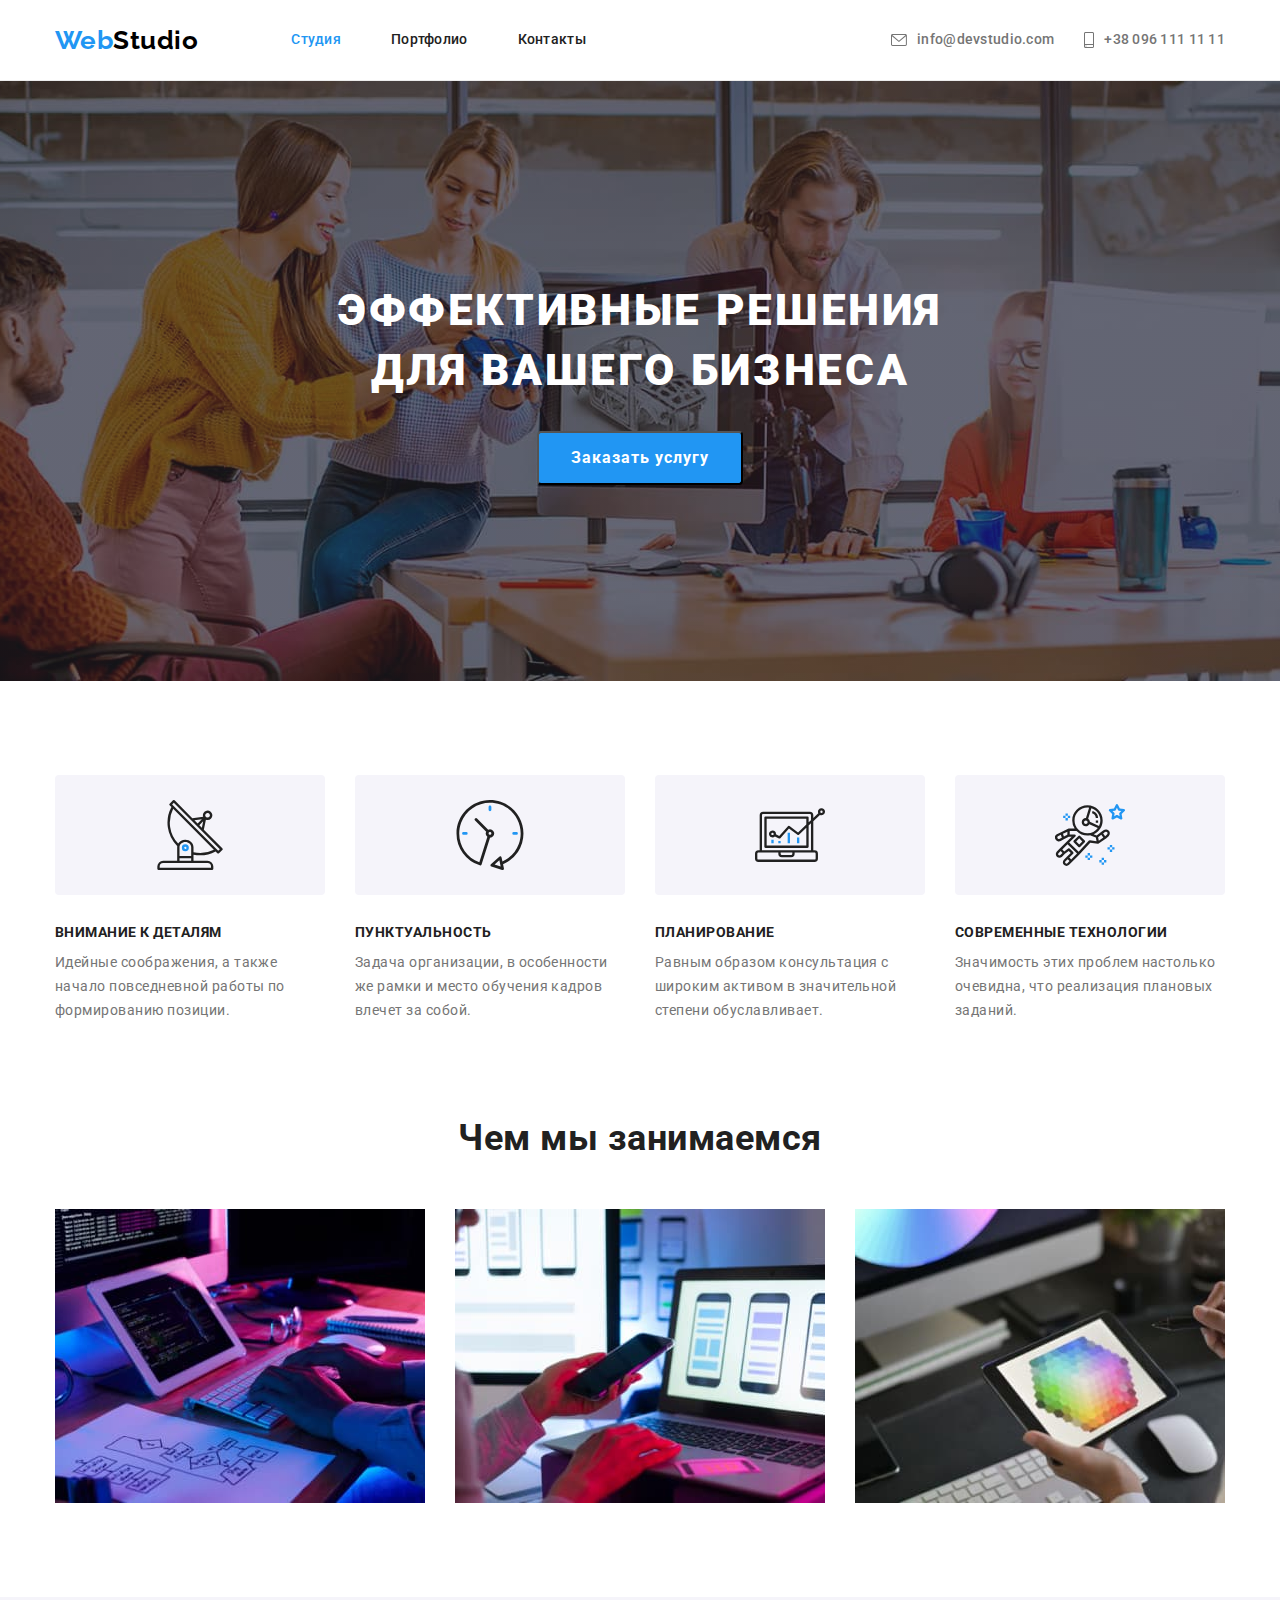
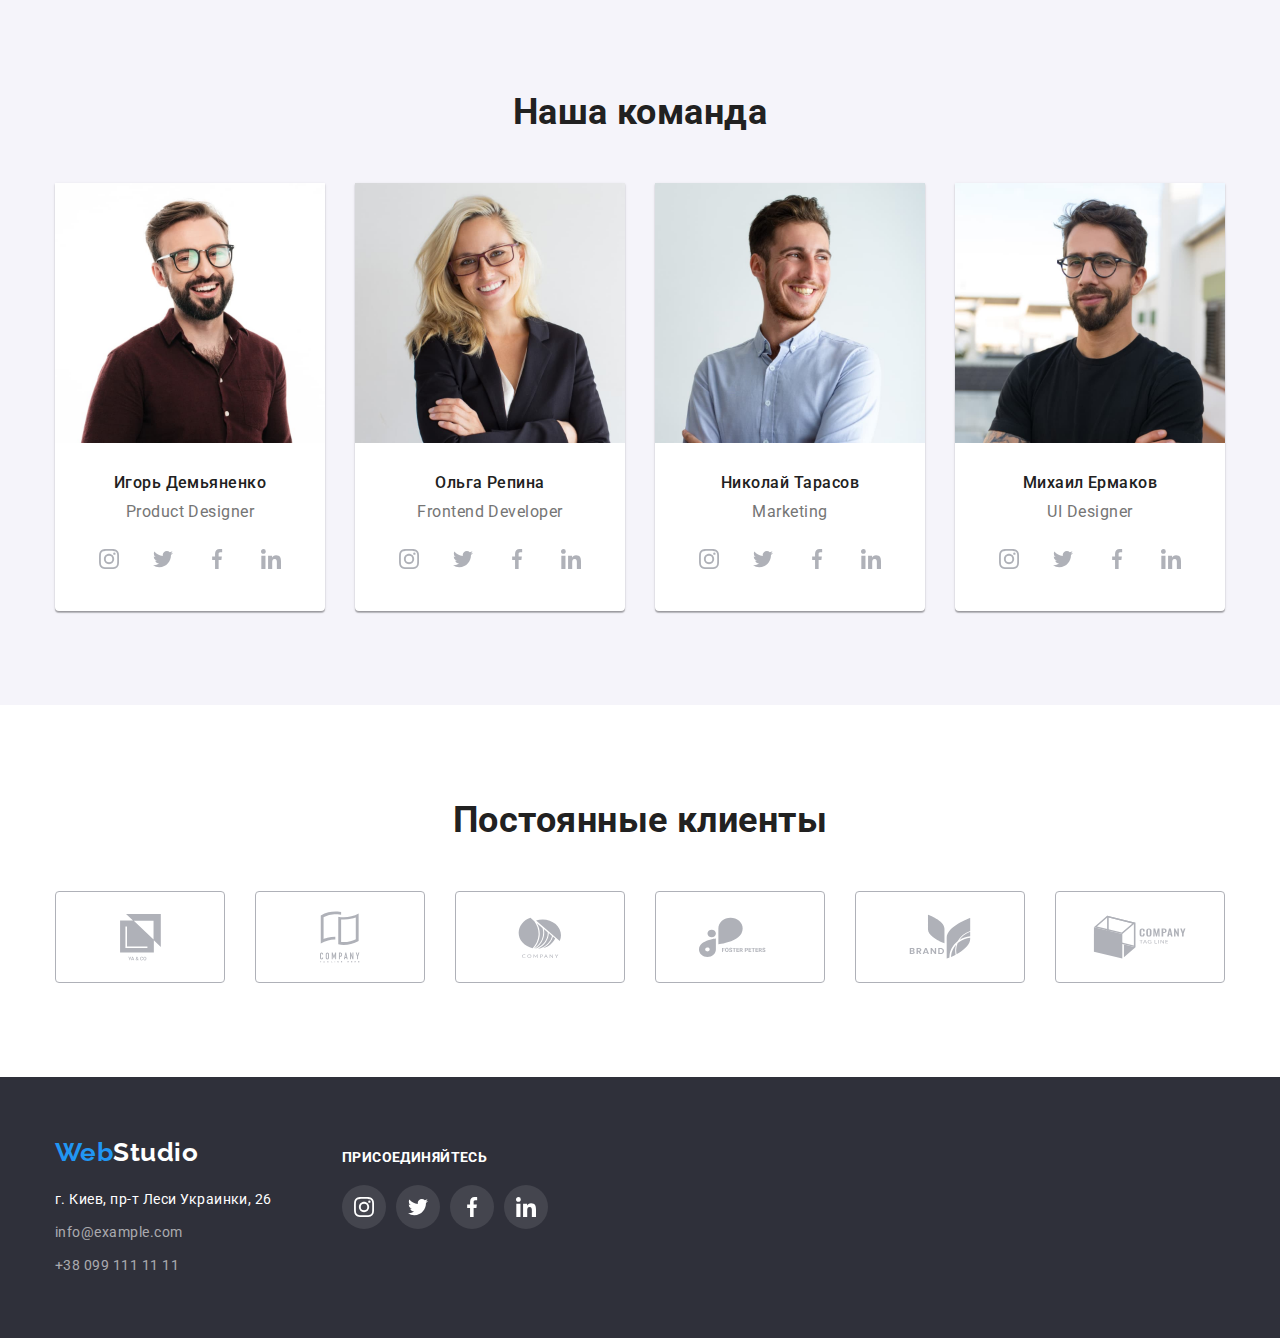
<file: index.html>
<!DOCTYPE html>
<html lang="ru">
<head>
    <meta charset="UTF-8">
    <meta http-equiv="X-UA-Compatible" content="IE=edge">
    <meta name="viewport" content="width=device-width, initial-scale=1.0">
    <title>Document</title>
    <link 
        href="https://fonts.googleapis.com/css2?family=Raleway:wght@700&family=Roboto:wght@400;500;700;900&display=swap"
        rel="stylesheet"
    >
    <link rel="stylesheet" href="https://cdnjs.cloudflare.com/ajax/libs/modern-normalize/1.1.0/modern-normalize.min.css">
    <link rel="stylesheet" href="./CSS/style.css">
</head>
<body>
    <!-- Шапка сайта -->
    <header class="header-information">
        <div class="container nav-contacts"> 
            <nav class="main-nav">
                <a href="" class="logo"> <span class="logo-accent">Web</span>Studio</a>
                <ul class="site-nav list">
                    <li class="item"><a href="./index.html" class="link current">Студия</a></li>
                    <li class="item"><a href="./portfolio.html" class="link">Портфолио</a></li>
                    <li class="item"><a href="" class="link">Контакты</a></li>
                </ul>
            </nav>
            <ul class="site-contacts list">
                <li class="item">
                    <div class="contact-box">
                        <a href="mailto:info@devstudio.com" class="link">
                            <svg class="icon-envelope">
                                <use href="./images/icons.svg#envelope"></use>
                            </svg>
                            <span>info@devstudio.com</span>
                            
                        </a>
                    </div>
                </li>
                
                <li class="item">
                    <div class="contact-box">
                        <a href="tel:+380961111111" class="link">
                            <svg class="icon-smartphone">
                                <use href="./images/icons.svg#smartphone"></use>
                            </svg>
                            +38 096 111 11 11
                        </a>
                    </div>
                </li>  
                
            </ul>
        </div>
    </header>
    <!-- Основной контент -->
    <main>
        <!-- Секция "Hero" -->
        <section class="hero">
            <div class="hero-box">
                <h1 class="hero-title">Эффективные решения для вашего бизнеса</h1>
            </div>
            <button class="button-primary">Заказать услугу</button>
        </section>
        <!-- Секция "Особенности" -->
        <section class="section">
            <div class="container">
                <h2 class="section-title visually-hiden">Особенности</h2>
                <ul class="features list">
                    <li class="item">
                        <div class="icon">
                            <svg class="item-icon">
                                <use href="./images/icons.svg#antenna"></use>
                            </svg>
                        </div>
                        <h3 class="title">Внимание к деталям</h3>
                        <p class="text">Идейные соображения, а также начало повседневной работы по формированию позиции.</p>
                    </li>
                    <li class="item">
                       <div class="icon">
                            <svg class="item-icon">
                                <use href="./images/icons.svg#clock"></use>
                            </svg>
                        </div>
                        <h3 class="title">Пунктуальность</h3>
                        <p class="text">Задача организации, в особенности же рамки и место обучения кадров влечет за собой.</p>
                    </li>
                    <li class="item">
                        <div class="icon">
                            <svg class="item-icon">
                                <use href="./images/icons.svg#diagram"></use>
                            </svg>
                        </div>
                        <h3 class="title">Планирование</h3>
                        <p class="text">Равным образом консультация с широким активом в значительной степени обуславливает.</p>
                    </li>
                    <li class="item">
                        <div class="icon">
                            <svg class="item-icon">
                                <use href="./images/icons.svg#astronaut"></use>
                            </svg>
                        </div>
                        <h3 class="title">Современные технологии</h3>
                        <p class="text">Значимость этих проблем настолько очевидна, что реализация плановых заданий.</p>
                    </li>
                </ul>
            </div>
        </section>
        <!-- Секция "Чем мы занимаемся" -->
        <section class="section work-section">
            <div class="container">
                <h2 class="section-title">Чем мы занимаемся</h2>
                <ul class="work list">
                    <li class="item"><img src="./images/features/image-1-s3.jpg" alt="Рабочий стол с компютером" width="370" class="image-block"> </li>
                    <li class="item"><img src="./images/features/image-2-s3.jpg" alt="Смартфон и ноутбук" width="370" class="image-block"> </li>
                    <li class="item"><img src="./images/features/image-3-s3.jpg" alt="Планшет" width="370" class="image-block"> </li>
                </ul>
            </div>
        </section>
        <!-- Секция "Наша команда" -->
        <section class="section team-section">
            <div class="container">
                <h2 class="section-title">Наша команда</h2>
                <ul class="team list">
                    <li class="item">
                        <img src="./images/team/image-1-s4.jpg" alt="Мужчина в очках" width="270" class="image-block">
                        <div class="name-position">
                            <h3 class="title">Игорь Демьяненко</h3>
                            <p lang="en" class="position">Product Designer</p>
                            <div class="social-icons">
                                <ul class="icons">
                                    <li class="item-link">
                                        <a href="" class="link-icon">
                                            <svg class="icon-social">
                                                <use href="./images/icons.svg#instagram"></use>
                                            </svg>
                                        </a>
                                    </li>
                                    <li class="item-link">
                                        <a href="" class="link-icon">
                                            <svg class="icon-social">
                                                <use href="./images/icons.svg#twitter"></use>
                                            </svg>
                                        </a>
                                    </li>
                                    <li class="item-link">
                                        <a href="" class="link-icon">
                                            <svg class="icon-social">
                                                <use href="./images/icons.svg#facebook"></use>
                                            </svg>
                                        </a>
                                    </li>
                                    <li class="item-link">
                                        <a href="" class="link-icon">
                                            <svg class="icon-social">
                                                <use href="./images/icons.svg#linkedin"></use>
                                            </svg>
                                        </a>
                                    </li>
                                </ul>
                            </div>
                        </div>
                       
                    </li>
                    <li class="item">
                        <img src="./images/team/image-2-s4.jpg" alt="Женщщина в очках" width="270" class="image-block">
                        <div class="name-position">
                            <h3 class="title">Ольга Репина</h3>
                            <p lang="en" class="position">Frontend Developer</p>
                            <div class="social-icons">
                                <ul class="icons">
                                    <li class="item-link">
                                        <a href="" class="link-icon">
                                            <svg class="icon-social">
                                                <use href="./images/icons.svg#instagram"></use>
                                            </svg>
                                        </a>
                                    </li>
                                    <li class="item-link">
                                        <a href="" class="link-icon">
                                            <svg class="icon-social">
                                                <use href="./images/icons.svg#twitter"></use>
                                            </svg>
                                        </a>
                                    </li>
                                    <li class="item-link">
                                        <a href="" class="link-icon">
                                            <svg class="icon-social">
                                                <use href="./images/icons.svg#facebook"></use>
                                            </svg>
                                        </a>
                                    </li>
                                    <li class="item-link">
                                        <a href="" class="link-icon">
                                            <svg class="icon-social">
                                                <use href="./images/icons.svg#linkedin"></use>
                                            </svg>
                                        </a>
                                    </li>
                                </ul>
                            </div>
                        </div>
                    </li>
                    <li class="item">
                        <img src="./images/team/image-3-s4.jpg" alt="Мужчина" width="270" class="image-block">
                        <div class="name-position">
                            <h3 class="title">Николай Тарасов</h3>
                            <p lang="en" class="position">Marketing</p>
                            <div class="social-icons">
                                <ul class="icons">
                                    <li class="item-link">
                                        <a href="" class="link-icon">
                                            <svg class="icon-social">
                                                <use href="./images/icons.svg#instagram"></use>
                                            </svg>
                                        </a>
                                    </li>
                                    <li class="item-link">
                                        <a href="" class="link-icon">
                                            <svg class="icon-social">
                                                <use href="./images/icons.svg#twitter"></use>
                                            </svg>
                                        </a>
                                    </li>
                                    <li class="item-link">
                                        <a href="" class="link-icon">
                                            <svg class="icon-social">
                                                <use href="./images/icons.svg#facebook"></use>
                                            </svg>
                                        </a>
                                    </li>
                                    <li class="item-link">
                                        <a href="" class="link-icon">
                                            <svg class="icon-social">
                                                <use href="./images/icons.svg#linkedin"></use>
                                            </svg>
                                        </a>
                                    </li>
                                </ul>
                            </div>
                        </div>
                    </li>
                    <li class="item">
                        <img src="./images/team/image-4-s4.jpg" alt="Мужчина в очках" width="270" class="image-block">
                        <div class="name-position">
                            <h3 class="title">Михаил Ермаков</h3>
                            <p lang="en" class="position">UI Designer</p>
                            <div class="social-icons">
                                <ul class="icons">
                                    <li class="item-link">
                                        <a href="" class="link-icon">
                                            <svg class="icon-social">
                                                <use href="./images/icons.svg#instagram"></use>
                                            </svg>
                                        </a>
                                    </li>
                                    <li class="item-link">
                                        <a href="" class="link-icon">
                                            <svg class="icon-social">
                                                <use href="./images/icons.svg#twitter"></use>
                                            </svg>
                                        </a>
                                    </li>
                                    <li class="item-link">
                                        <a href="" class="link-icon">
                                            <svg class="icon-social">
                                                <use href="./images/icons.svg#facebook"></use>
                                            </svg>
                                        </a>
                                    </li>
                                    <li class="item-link">
                                        <a href="" class="link-icon">
                                            <svg class="icon-social">
                                                <use href="./images/icons.svg#linkedin"></use>
                                            </svg>
                                        </a>
                                    </li>
                                </ul>
                            </div>
                        </div>
                    </li>
                </ul>
            </div> 
        </section>
        <!-- Секция "Постоянные клиенты" -->
        <section class="section clients-section">
            <div class="container">
                <h2 class="section-title">Постоянные клиенты</h2>
                <ul class="list-clients list">
                    <li class="item-client">
                        <a href="" class="link-client">
                            <svg class="icon-client group-1">
                                <use href="./images/icons.svg#group-1"></use>
                            </svg>
                        </a>
                    </li>
                    <li class="item-client">
                        <a href="" class="link-client">
                            <svg class="icon-client group-2">
                                <use href="./images/icons.svg#group-2"></use>
                            </svg>
                        </a>
                    </li>
                    <li class="item-client">
                        <a href="" class="link-client">
                            <svg class="icon-client group-3">
                                <use href="./images/icons.svg#group-3"></use>
                            </svg>
                        </a>
                    </li>
                    <li class="item-client">
                        <a href="" class="link-client">
                            <svg class="icon-client group-4">
                                <use href="./images/icons.svg#group-4"></use>
                            </svg>
                        </a>
                    </li>
                    <li class="item-client">
                        <a href="" class="link-client">
                            <svg class="icon-client group-5">
                                <use href="./images/icons.svg#group-5"></use>
                            </svg>
                        </a>
                    </li>
                    <li class="item-client">
                        <a href="" class="link-client">
                            <svg class="icon-client group-6">
                                <use href="./images/icons.svg#group-6"></use>
                            </svg>
                        </a>
                    </li>
                </ul>
            </div>
        </section>
    </main>
    <!-- Подвал сайта -->
    <footer class="footer">
        <div class="container">
            <div class="address-social-icons">
                <div class="address-box">
                    <a href="" class="logo-footer"> <span class="logo-accent">Web</span>Studio</a>
                    <address>
                        <ul class="studio-address list">
                            <li><a href="" class="link">г. Киев, пр-т Леси Украинки, 26</a></li>
                            <li><a href="mailto:info@example.com" class="link contact">info@example.com</a></li>
                            <li><a href="+380991111111" class="link contact">+38 099 111 11 11</a></li>
                        </ul>
                    </address>
                </div>
                <div class="social-icons-footer">
                    <b class="social-icons-text">Присоединяйтесь</b>
                    <ul class="icons">
                        <li class="item-link-footer">
                            <a href="" class="link-icon">
                                <svg class="icon-social">
                                    <use href="./images/icons.svg#instagram"></use>
                                </svg>
                            </a>
                        </li>
                        <li class="item-link-footer">
                            <a href="" class="link-icon">
                                <svg class="icon-social">
                                    <use href="./images/icons.svg#twitter"></use>
                                </svg>
                            </a>
                        </li>
                        <li class="item-link-footer">
                            <a href="" class="link-icon">
                                <svg class="icon-social">
                                    <use href="./images/icons.svg#facebook"></use>
                                </svg>
                            </a>
                        </li>
                        <li class="item-link-footer">
                            <a href="" class="link-icon">
                                <svg class="icon-social">
                                    <use href="./images/icons.svg#linkedin"></use>
                                </svg>
                            </a>
                        </li>
                    </ul>
                </div>
            </div>
            
        </div>
    </footer>
</body>
</html>
</file>
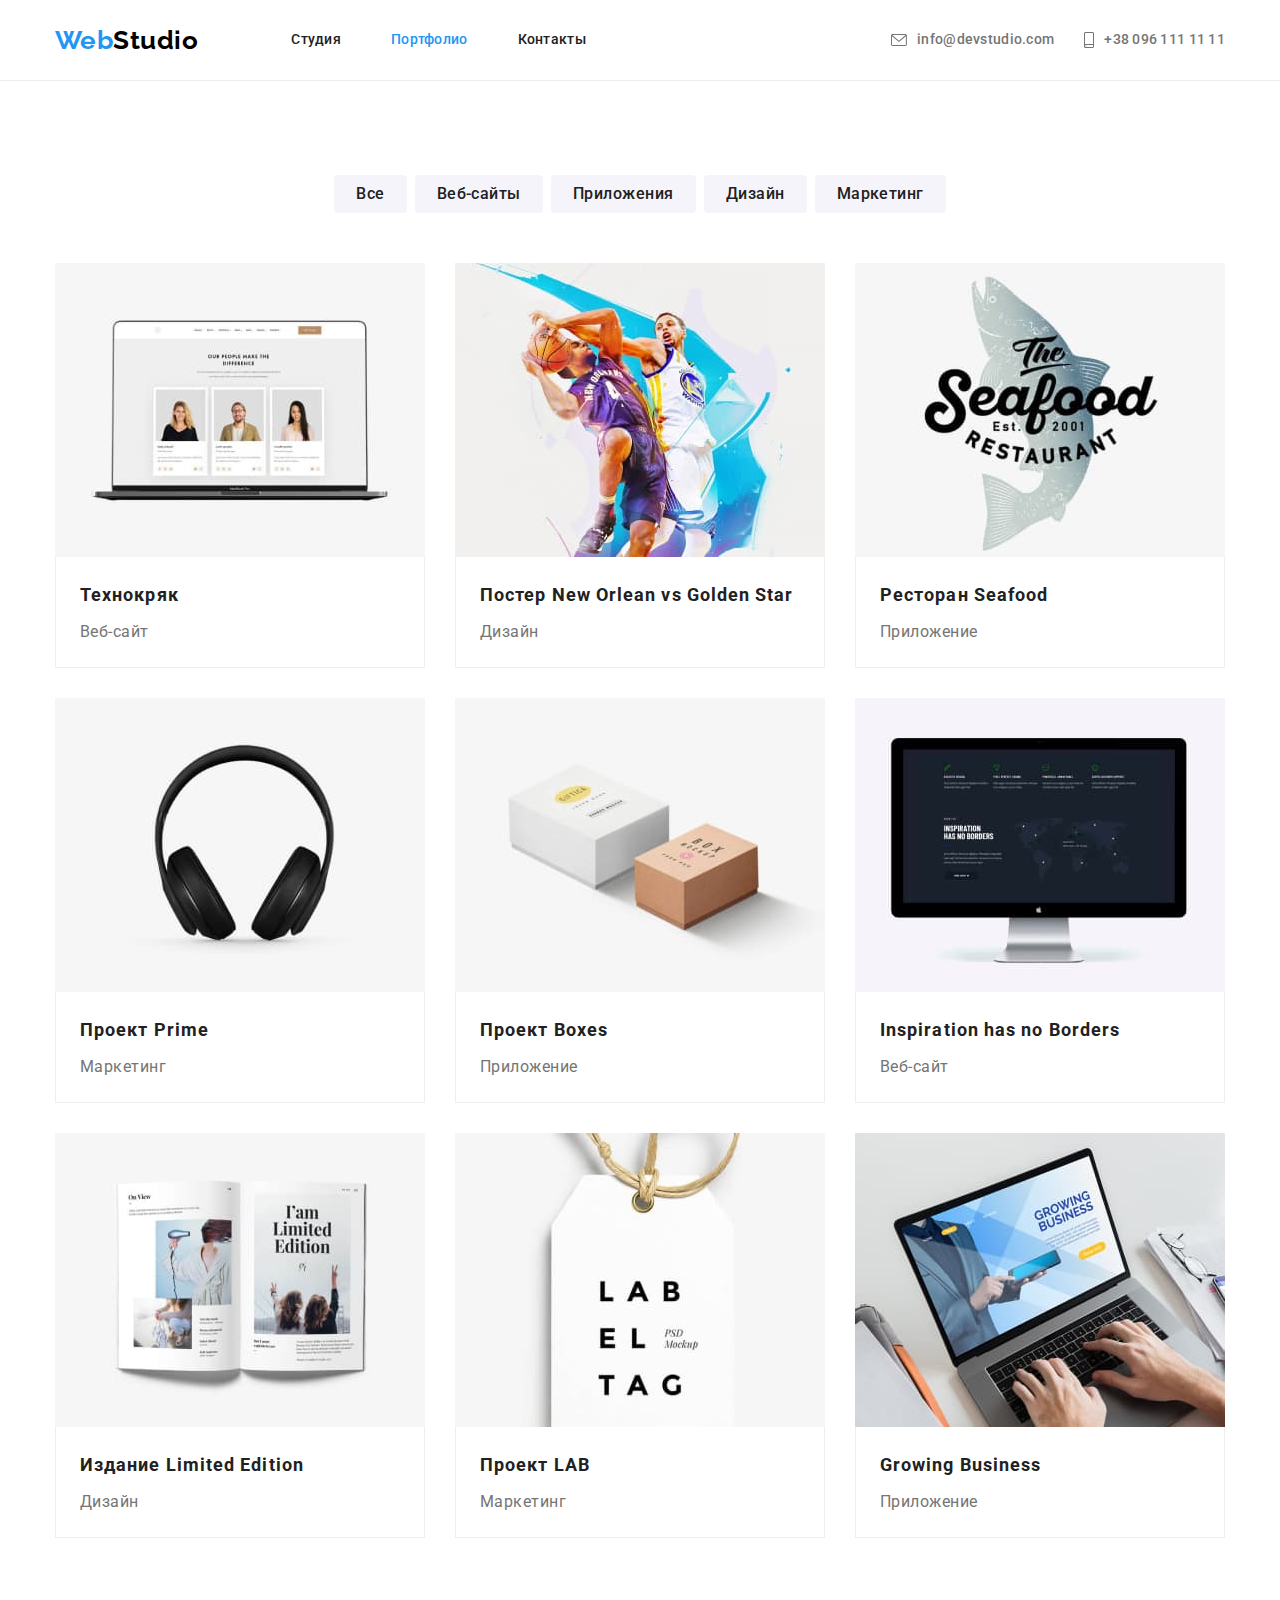
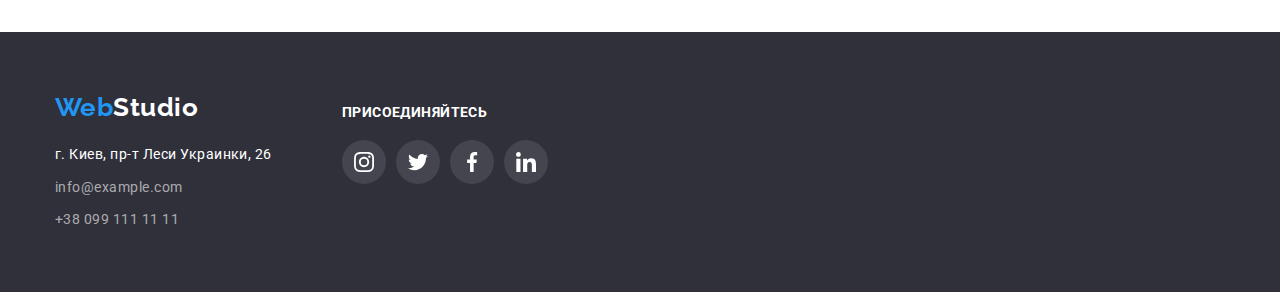
<file: portfolio.html>
<!DOCTYPE html>
<html lang="ru">
<head>
    <meta charset="UTF-8">
    <meta http-equiv="X-UA-Compatible" content="IE=edge">
    <meta name="viewport" content="width=device-width, initial-scale=1.0">
    <title>Document</title>
    <link 
        href="https://fonts.googleapis.com/css2?family=Raleway:wght@700&family=Roboto:wght@400;500;700;900&display=swap"
        rel="stylesheet"
    >
    <link rel="stylesheet" href="https://cdnjs.cloudflare.com/ajax/libs/modern-normalize/1.1.0/modern-normalize.min.css">
    <link rel="stylesheet" href="./CSS/style.css">
</head>
<body>
    <!--Шапка сайта-->  
    <header class="header-information">
        <div class="container nav-contacts">
            <nav class="main-nav">
                <a href="" class="logo"> <span class="logo-accent">Web</span>Studio</a>
                <ul class="site-nav list">
                    <li class="item"><a href="./index.html" class="link">Студия</a></li>
                    <li class="item"><a href="./portfolio.html" class="link current">Портфолио</a></li>
                    <li class="item"><a href="" class="link">Контакты</a></li>
                </ul>
            </nav>
            <ul class="site-contacts list">
                <li class="item">
                    <div class="contact-box">
                        <a href="mailto:info@devstudio.com" class="link">
                            <svg class="icon-envelope">
                                <use href="./images/icons.svg#envelope"></use>
                            </svg>
                            <span>info@devstudio.com</span>
    
                        </a>
                    </div>
                </li>
    
                <li class="item">
                    <div class="contact-box">
                        <a href="tel:+380961111111" class="link">
                            <svg class="icon-smartphone">
                                <use href="./images/icons.svg#smartphone"></use>
                            </svg>
                            +38 096 111 11 11
                        </a>
                    </div>
                </li>
    
            </ul>
        </div>
    </header>
    <main>
        <!--Секция портфолио-->
        <section class="section">
            <div class="container">
                <h1 class="section-title visually-hiden">Портфолио</h1>
                <ul class="button-filter list">
                    <li class="filter"><button type="button" class="item">Все</button></li>
                    <li class="filter"><button type="button" class="item">Веб-сайты</button></li>
                    <li class="filter"><button type="button" class="item">Приложения</button></li>
                    <li class="filter"><button type="button" class="item">Дизайн</button></li>
                    <li class="filter"><button type="button" class="item">Маркетинг</button></li>
                </ul>
                <ul class="projects list">
                    <li class="item">
                        <a href="" class="link">
                            <img src="./images/portfolio/img-1.jpg" 
                            alt="Экран ноутбука на котором открит сайт"
                            width="370" height="294" 
                            class="image-block">
                            <div class="title-text">
                                <h2 class="title">Технокряк</h2>
                                <p class="text">Веб-сайт</p>
                            </div>
                        </a>
                    </li>
                    <li class="item">
                        <a href="" class="link">
                            <img src="./images/portfolio/img-2.jpg" 
                            alt="Два мужчини с баскетбольным мячом" 
                            width="370" height="294" 
                            class="image-block">
                            <div class="title-text">
                                <h2 class="title">Постер New Orlean vs Golden Star</h2>
                                <p class="text">Дизайн</p>
                            </div>                        
                        </a>
                    </li>
                    <li class="item">
                        <a href="" class="link">
                            <img src="./images/portfolio/img-3.jpg" 
                            alt="Логотип ресторана" 
                            width="370" height="294" 
                            class="image-block">
                            <div class="title-text">
                                <h2 class="title">Ресторан Seafood</h2>
                                <p class="text">Приложение</p>
                            </div>                          
                        </a>
                    </li>
                    <li class="item">
                        <a href="" class="link">
                            <img src="./images/portfolio/img-4.jpg" 
                            alt="Черные наушники" 
                            width="370" height="294" 
                            class="image-block">
                            <div class="title-text">
                                <h2 class="title">Проект Prime</h2>
                                <p class="text">Маркетинг</p>
                            </div>
                        </a>
                    </li>
                    <li class="item">
                        <a href="" class="link">
                            <img src="./images/portfolio/img-5.jpg" 
                            alt="Две коробки белая и коричневая" 
                            width="370" height="294" 
                            class="image-block">
                            <div class="title-text"> 
                                <h2 class="title">Проект Boxes</h2>
                                <p class="text">Приложение</p>
                            </div>
                        </a>
                    </li>
                    <li class="item">
                        <a href="" class="link">
                            <img src="./images/portfolio/img-6.jpg" 
                            alt="Экран компьютера" 
                            width="370" height="294" 
                            class="image-block">
                            <div class="title-text">
                                <h2 class="title">Inspiration has no Borders</h2>
                                <p class="text">Веб-сайт</p>
                            </div>
                        </a>
                    </li>
                    <li class="item">
                        <a href="" class="link">
                            <img src="./images/portfolio/img-7.jpg" 
                            alt="Раскрытая книга с рисунками и текстом" 
                            width="370" height="294" 
                            class="image-block">
                            <div class="title-text">
                                <h2 class="title">Издание Limited Edition</h2>
                                <p class="text">Дизайн</p>
                            </div>
                        </a>
                    </li>
                    <li class="item">
                        <a href="" class="link">
                            <img src="./images/portfolio/img-8.jpg" 
                            alt="Белая лейба на коричневом шнурке с надписью" 
                            width="370" height="294" 
                            class="image-block">
                            <div class="title-text">
                                <h2 class="title">Проект LAB</h2>
                                <p class="text">Маркетинг</p>
                            </div>                            
                        </a>
                    </li>
                    <li class="item">
                        <a href="" class="link">
                            <img src="./images/portfolio/img-9.jpg" 
                            alt="Ноутбук" 
                            width="370" height="294" 
                            class="image-block">
                            <div class="title-text">
                                <h2 class="title">Growing Business</h2>
                                <p class="text">Приложение</p>
                            </div>                           
                        </a>
                    </li>
                </ul>
            </div>
        </section>
    </main>
    <!--Подвал сайта-->
    <footer class="footer">
        <div class="container">
            <div class="address-social-icons">
                <div class="address-box">
                    <a href="" class="logo-footer"> <span class="logo-accent">Web</span>Studio</a>
                    <address>
                        <ul class="studio-address list">
                            <li><a href="" class="link">г. Киев, пр-т Леси Украинки, 26</a></li>
                            <li><a href="mailto:info@example.com" class="link contact">info@example.com</a></li>
                            <li><a href="+380991111111" class="link contact">+38 099 111 11 11</a></li>
                        </ul>
                    </address>
                </div>
                <div class="social-icons-footer">
                    <b class="social-icons-text">Присоединяйтесь</b>
                    <ul class="icons">
                        <li class="item-link-footer">
                            <a href="" class="link-icon">
                                <svg class="icon-social">
                                    <use href="./images/icons.svg#instagram"></use>
                                </svg>
                            </a>
                        </li>
                        <li class="item-link-footer">
                            <a href="" class="link-icon">
                                <svg class="icon-social">
                                    <use href="./images/icons.svg#twitter"></use>
                                </svg>
                            </a>
                        </li>
                        <li class="item-link-footer">
                            <a href="" class="link-icon">
                                <svg class="icon-social">
                                    <use href="./images/icons.svg#facebook"></use>
                                </svg>
                            </a>
                        </li>
                        <li class="item-link-footer">
                            <a href="" class="link-icon">
                                <svg class="icon-social">
                                    <use href="./images/icons.svg#linkedin"></use>
                                </svg>
                            </a>
                        </li>
                    </ul>
                </div>
            </div>
    
        </div>
    </footer>
</body>
</html>
</file>
<file: CSS/style.css>
/* Основной цвет текста #757575; */
/* Вторичный цвет текста #212121; */
/* Вторичный цвет фона #2F303A; */
/* Цвет акцента #2196F3; */
/* Белый цвет #FFFFFF; */
/* Цвет rgba(255, 255, 255, 0.6); */

:root {
  --primary-text-color: #757575;
  --title-text-color: #212121;
  --secondare-logo-color: #000000;
  --accent-color: #2196f3;
  --white-text: #ffffff;
  --primary-bg-color: #ffffff;
  --secondary-bg-color: #2f303a;
  --complementary-bg-color: #f5f4fa;
  --primary-button-hover: #188ce8;
  --filter-bg-color: #f5f4fa;
  --transparent-text: rgba(255, 255, 255, 0.6);
  --header-border-bottom: #ececec;
  --portfolio-border: #eeeeee;
  --icons-color: #afb1b8;
  --icons-white-color: #ffffff;
}
body {
  background-color: var(--primary-bg-color);
  color: var(--primary-text-color);
  font-family: Roboto, sans-serif;
  letter-spacing: 0.03em;
}
/* Шапка сайта*/

.header-information {
  border-bottom: 1px solid var(--header-border-bottom);
}
.list {
  margin-top: 0;
  margin-bottom: 0;
  padding-left: 0;
  list-style: none;
}
.container {
  margin-left: auto;
  margin-right: auto;
  padding-left: 15px;
  padding-right: 15px;
  width: 1200px;
}
.nav-contacts,
.main-nav {
  display: flex;
  align-items: center;
}

.logo {
  margin-right: 93px;
  color: var(--secondare-logo-color);
  font-family: Raleway, sans-serif;
  font-weight: 700;
  font-size: 26px;
  line-height: 1.19;
  text-decoration: none;
}
.logo-accent {
  color: var(--accent-color);
}

/* Навигация */
.site-nav {
  display: flex;
}

.site-nav .item:not(:last-child) {
  margin-right: 50px;
}

.site-nav .link {
  display: block;
  padding-top: 32px;
  padding-bottom: 32px;

  color: var(--title-text-color);
  font-weight: 500;
  font-size: 14px;
  line-height: 1.14;
  letter-spacing: 0.02em;
  text-decoration: none;
}
.site-nav .link.current {
  color: var(--accent-color);
}
.site-nav .link:hover,
.site-nav .link:focus {
  color: var(--accent-color);
}
/* Контакти */
.site-contacts {
  display: flex;
  margin-left: auto;
}

.site-contacts .link {
  display: block;
  padding-top: 32px;
  padding-bottom: 32px;

  color: var(--primary-text-color);
  font-weight: 500;
  font-size: 14px;
  line-height: 1.14;
  letter-spacing: 0.02em;
  text-decoration: none;
}
.site-contacts .item:not(:last-child) {
  margin-right: 30px;
}
.site-contacts .link:hover,
.site-contacts .link:focus {
  color: var(--accent-color);
}
.site-contacts .link:hover > .icon-envelope,
.site-contacts .link:focus > .icon-envelope,
.site-contacts .link:hover > .icon-smartphone,
.site-contacts .link:focus > .icon-smartphone {
  fill: var(--accent-color);
}

.contact-box .link {
  display: inline-flex;
  align-items: center;
  justify-content: center;
}

.icon-envelope {
  height: 12px;
  width: 16px;
  margin-right: 10px;
  fill: var(--primary-text-color);
}

.icon-smartphone {
  height: 16px;
  width: 10px;
  margin-right: 10px;
  fill: var(--primary-text-color);
}

/* Основной контент */
/* Секция "Hero" */

.hero {
  max-width: 1600px;
  height: 600px;
  padding-top: 200px;
  padding-bottom: 200px;
  margin-left: auto;
  margin-right: auto;

  background-color: var(--secondary-bg-color);
  text-align: center;
  background-image: linear-gradient(
      to right,
      rgba(47, 48, 58, 0.4),
      rgba(47, 48, 58, 0.4)
    ),
    url("../images/hero/img-hero.jpg");
  background-size: cover;
  background-repeat: no-repeat;
  background-position: center;
}
.hero-box {
  margin-right: auto;
  margin-left: auto;
  width: 696px;
}
.hero-title {
  margin-top: 0;
  margin-bottom: 30px;
  color: var(--white-text);
  font-weight: 900;
  font-size: 44px;
  line-height: 1.36;
  letter-spacing: 0.06em;
  text-transform: uppercase;
}
/* Кнопка */
.button-primary {
  border-radius: 4px;
  padding: 10px 32px;

  min-width: 200px;

  background-color: var(--accent-color);
  color: var(--white-text);

  font-family: inherit;
  cursor: pointer;
  font-weight: bold;
  font-size: 16px;
  line-height: 1.87;
  letter-spacing: 0.06em;
}
.button-primary:hover,
.button-primary:focus {
  background-color: var(--primary-button-hover);
}
/* Секции*/
.section {
  padding-top: 94px;
  padding-bottom: 94px;
}
.section-title {
  margin-top: 0;
  margin-bottom: 50px;
  color: var(--title-text-color);
  font-weight: 700;
  font-size: 36px;
  line-height: 1.17;
  text-align: center;
}
/* Секция "Особенности"*/
.visually-hiden {
  position: absolute;
  clip: rect(0 0 0 0);
  width: 1px;
  height: 1px;
  margin: -1px;
}
.features {
  display: flex;
  flex-wrap: wrap;
}
.features .item {
  width: 270px;
  margin-right: 30px;
}
.features .item:nth-child(4n) {
  margin-right: 0;
}
.features .icon {
  display: flex;
  margin-bottom: 30px;
  justify-content: center;
  align-items: center;
  background-color: var(--complementary-bg-color);
  height: 120px;
  border-radius: 4px;
}
.item-icon {
  width: 70px;
  height: 70px;
}
.features .title {
  margin-top: 0;
  margin-bottom: 10px;
  color: var(--title-text-color);
  font-weight: 700;
  font-size: 14px;
  line-height: 1.14;
  text-transform: uppercase;
}
.features .text {
  margin-top: 0;
  margin-bottom: 0;
  font-size: 14px;
  line-height: 1.71;
}
/* Чем мы занимаемся*/
.work {
  display: flex;
  flex-wrap: wrap;
}
.work .item {
  margin-right: 30px;
}
.work .item:nth-child(3n) {
  margin-right: 0;
}
.image-block {
  display: block;
}
.work-section {
  padding-top: 0;
}
/* Секция "Наша команда"*/
.team-section {
  background-color: var(--complementary-bg-color);
}
.team {
  display: flex;
  flex-wrap: wrap;
}
.team .item {
  width: 270px;
  margin-right: 30px;
  background-color: var(--primary-bg-color);
  box-shadow: 0px 1px 3px rgba(0, 0, 0, 0.12), 0px 1px 1px rgba(0, 0, 0, 0.14),
    0px 2px 1px rgba(0, 0, 0, 0.2);
  border-radius: 0px 0px 4px 4px;
}
.team .item:nth-child(4n) {
  margin-right: 0;
}
.name-position {
  padding-top: 30px;
  padding-bottom: 30px;
}
.team .title {
  margin-top: 0;
  margin-bottom: 10px;
  color: var(--title-text-color);
  font-weight: 500;
  font-size: 16px;
  line-height: 1.19;
  text-align: center;
}
.team .position {
  margin-top: 0;
  margin-bottom: 16px;
  font-size: 16px;
  line-height: 1.19;
  text-align: center;
}
.icons {
  display: flex;
  list-style: none;
  align-items: center;
  justify-content: center;
  padding: 0;
  margin: 0;
}
.item-link .link-icon {
  display: flex;
  justify-content: center;
  align-items: center;
  width: 44px;
  height: 44px;
  border-radius: 50%;
}
.item-link .link-icon:hover,
.item-link .link-icon:focus {
  background-color: var(--accent-color);
}
.item-link .link-icon:hover > .icon-social,
.item-link .link-icon:focus > .icon-social {
  fill: var(--icons-white-color);
}

.icon-social {
  display: block;
  width: 20px;
  height: 20px;
  fill: var(--icons-color);
}

.item-link:not(:last-child) {
  margin-right: 10px;
}
/* Секция "Постоянные клиенты" */
.list-clients {
  display: flex;
  justify-content: center;
  align-items: center;
}

.link-client {
  display: flex;
  width: 170px;
  height: 92px;
  justify-content: center;
  align-items: center;
  border: 1px solid var(--icons-color);
  box-sizing: border-box;
  border-radius: 4px;
}
.link-client:hover,
.link-client:focus {
  border: 1px solid var(--accent-color);
}
.item-client:not(:last-child) {
  margin-right: 30px;
}
.icon-client {
  fill: var(--icons-color);
}
.link-client:hover > .icon-client,
.link-client:focus > .icon-client {
  fill: var(--accent-color);
}

.group-1 {
  width: 41px;
  height: 46.7px;
}
.group-2 {
  width: 40px;
  height: 52px;
}
.group-3 {
  width: 43.46px;
  height: 41.18px;
}
.group-4 {
  width: 84.44px;
  height: 40.62px;
}
.group-5 {
  width: 62.54px;
  height: 45.43px;
}
.group-6 {
  width: 93.79px;
  height: 43.93px;
}
/* Подвал сайта */
.footer {
  padding-top: 60px;
  padding-bottom: 60px;

  background-color: var(--secondary-bg-color);
}
.logo-footer {
  display: block;
  margin-bottom: 20px;

  color: var(--white-text);
  font-family: Raleway, sans-serif;
  font-weight: 700;
  font-size: 26px;
  line-height: 1.19;
  text-decoration: none;
}
.studio-address :not(:last-child) {
  margin-bottom: 9px;
}
.studio-address .link {
  color: var(--white-text);
  font-style: normal;
  font-size: 14px;
  line-height: 1.71;
  text-decoration: none;
}
.studio-address .link:hover,
.studio-address .link:focus {
  color: var(--accent-color);
}
.studio-address .contact {
  color: var(--transparent-text);
}
/* Ссылки футера на социальные сети */
.address-social-icons {
  display: flex;
}
.address-box {
  margin-right: 70px;
}
.social-icons-text {
  display: block;
  margin-bottom: 20px;
  font-weight: 700;
  font-size: 14px;
  line-height: 16px;
  letter-spacing: 0.03em;
  text-transform: uppercase;
  color: var(--white-text);
}
.social-icons-footer {
  padding-top: 12px;
}

.item-link-footer .link-icon {
  display: flex;
  justify-content: center;
  align-items: center;
  width: 44px;
  height: 44px;
  border-radius: 50%;
  background-color: rgba(255, 255, 255, 0.1);
}
.item-link-footer .link-icon:hover,
.item-link-footer .link-icon:focus {
  background-color: var(--accent-color);
}

.item-link-footer .icon-social {
  display: block;
  width: 20px;
  height: 20px;
  fill: var(--icons-white-color);
}

.item-link-footer:not(:last-child) {
  margin-right: 10px;
}
/* Страница портфолио */
/* Кнопки */
.button-filter {
  display: flex;
  justify-content: center;
  margin-bottom: 50px;
}

.button-filter .filter:not(:last-child) {
  margin-right: 8px;
}
.button-filter .item {
  padding: 6px 22px;
  border: none;
  border-radius: 4px;
  background-color: var(--filter-bg-color);
  color: var(--title-text-color);
  font-family: inherit;
  cursor: pointer;
  font-style: normal;
  font-weight: 500;
  font-size: 16px;
  line-height: 1.62;
  letter-spacing: 0.03em;
}
.button-filter .item:hover,
.button-filter .item:focus {
  background-color: var(--accent-color);
  color: var(--white-text);
  box-shadow: 0px 3px 1px rgba(0, 0, 0, 0.1), 0px 1px 2px rgba(0, 0, 0, 0.08),
    0px 2px 2px rgba(0, 0, 0, 0.12);
}
/* Портфолио */
.projects {
  display: flex;
  flex-wrap: wrap;
}
.title-text {
  padding: 20px 24px;
  border-right: 1px solid var(--portfolio-border);
  border-bottom: 1px solid var(--portfolio-border);
  border-left: 1px solid var(--portfolio-border);
}
.projects .item {
  width: calc ((100%-66px)/3);
  margin-right: 30px;
  margin-bottom: 30px;
}
.projects .item:hover {
  box-shadow: 0px 1px 1px rgba(0, 0, 0, 0.12), 0px 4px 4px rgba(0, 0, 0, 0.06),
    1px 4px 6px rgba(0, 0, 0, 0.16);
}
.projects .item:nth-child(3n) {
  margin-right: 0;
}
.projects .item:nth-last-child(-n + 3) {
  margin-bottom: 0;
}

.projects .title {
  margin-top: 0;
  margin-bottom: 4px;
  color: var(--title-text-color);
  font-weight: 700;
  font-size: 18px;
  line-height: 2;
  letter-spacing: 0.06em;
}
.projects .text {
  margin-top: 0;
  margin-bottom: 0;
  color: var(--primary-text-color);
  font-size: 16px;
  line-height: 1.87;
}
.projects .link {
  text-decoration: none;
}
</file>
